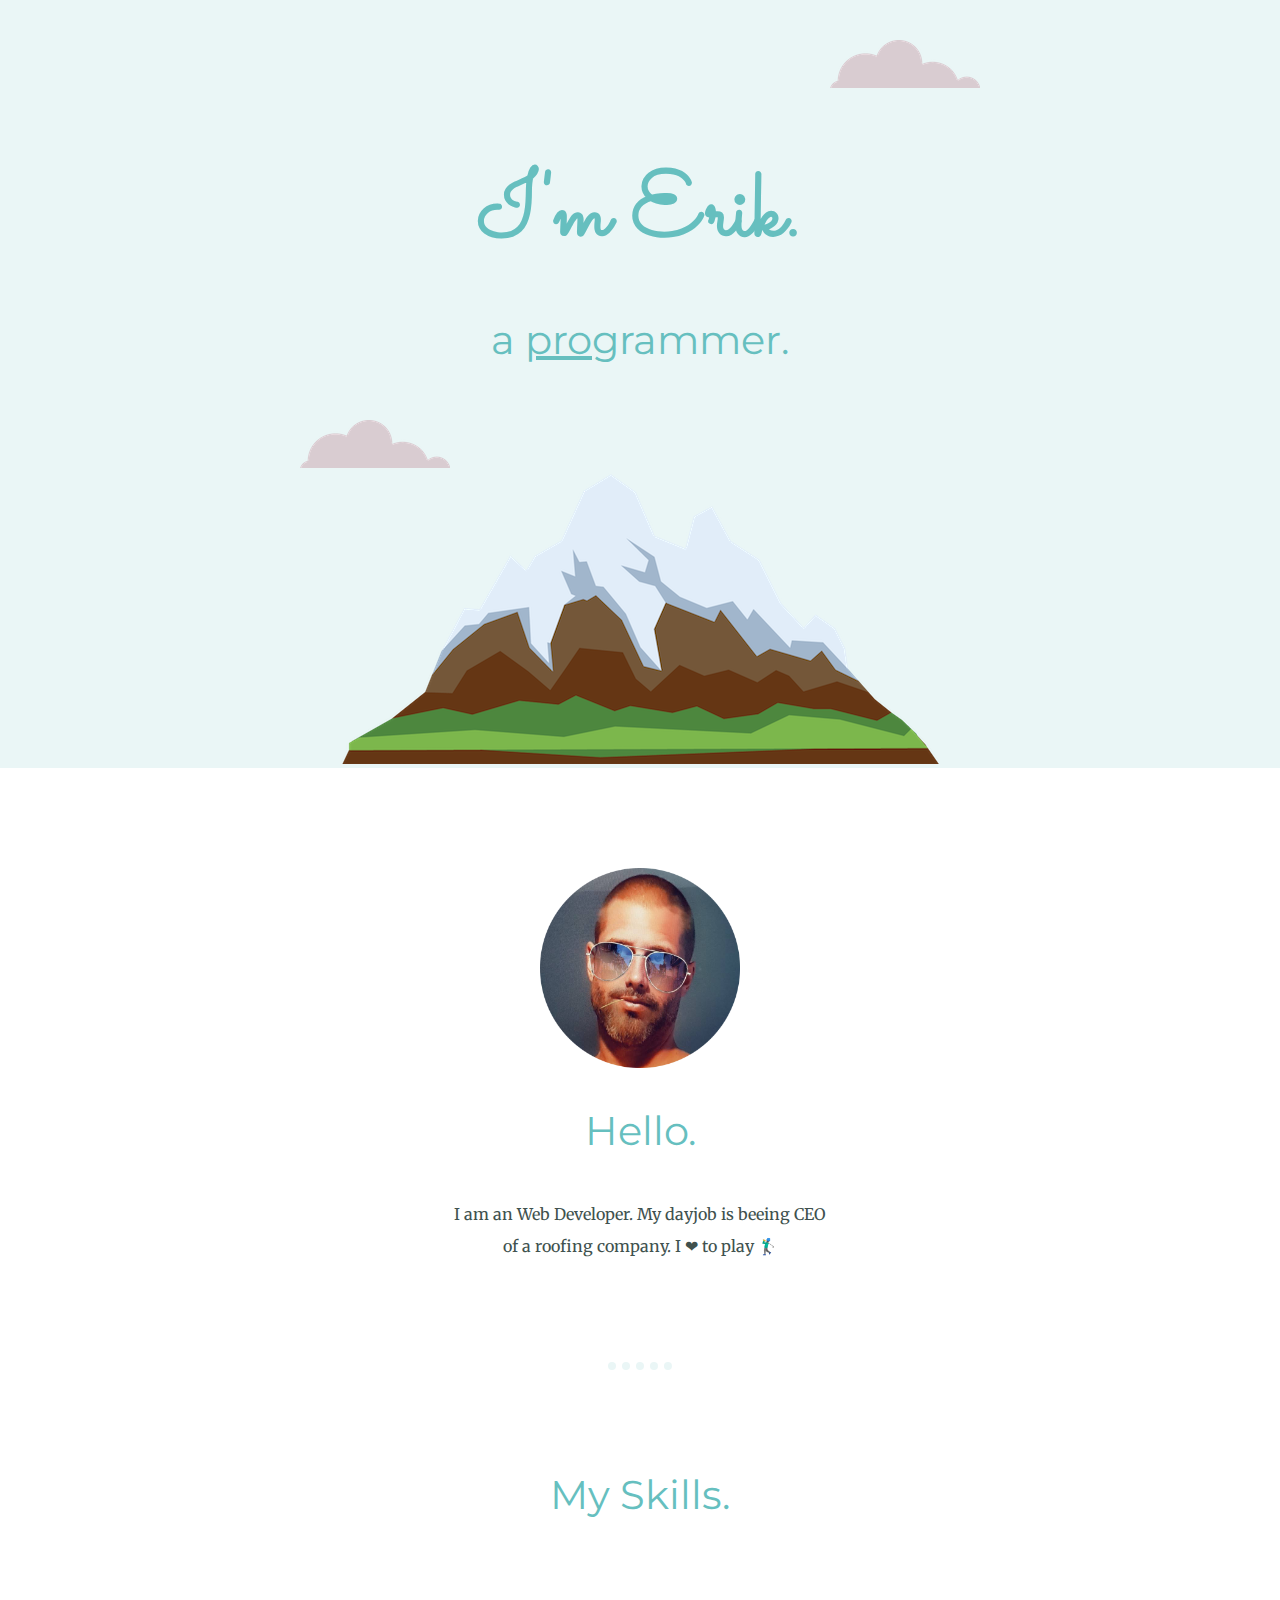
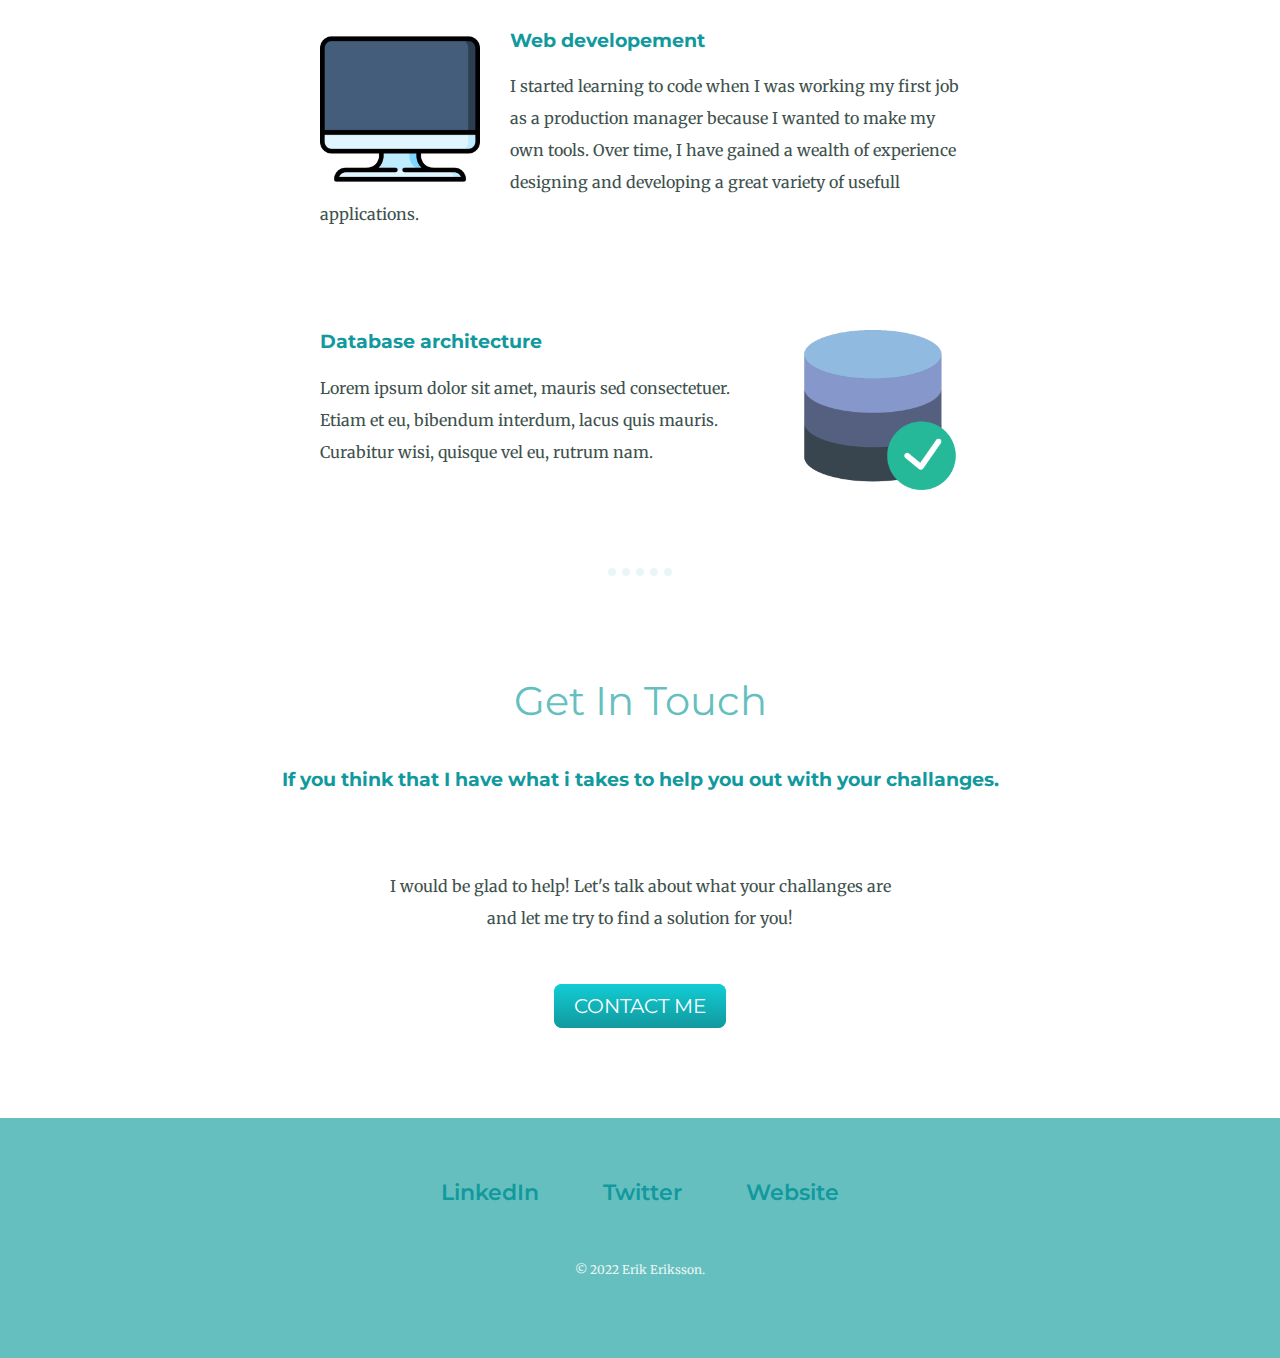
<file: index.html>
<!DOCTYPE html>
<html lang="en">
  <head>
    <meta charset="UTF-8" />
    <title>Erik Eriksson</title>
    <link rel="stylesheet" href="css/styles.css" />
    <link rel="icon" href="favicon.ico?v=2" />
    <link rel="preconnect" href="https://fonts.googleapis.com" />
    <link rel="preconnect" href="https://fonts.gstatic.com" crossorigin />
    <link
      href="https://fonts.googleapis.com/css2?family=Merriweather&family=Montserrat&family=Sacramento&display=swap"
      rel="stylesheet"
    />
  </head>
  <body>
    <div class="top-container">
      <img class="top-cloud" src="images/cloud.png" alt="cloud-img" />
      <h1>I'm Erik.</h1>
      <h2>a <span class="pro">pro</span>grammer.</h2>
      <img class="bottom-cloud" src="images/cloud.png" alt="cloud-img" />
      <img src="images/mountain.png" alt="mountain-img" />
    </div>
    <div class="middle-container">
      <div class="profile">
        <img class="profile-img" src="images/erik.png" alt="profile-img" />
        <h2>Hello.</h2>
        <p class="intro">
          I am an Web Developer. My dayjob is beeing CEO of a roofing company. I
          ❤ to play 🏌️‍♂️
        </p>
      </div>
      <hr />
      <div class="skills">
        <h2>My Skills.</h2>
        <div class="skill-row">
          <img class="computer-img" src="images/computer-screen.png" alt="" />
          <h3>Web developement</h3>
          <p>
            I started learning to code when I was working my first job as a
            production manager because I wanted to make my own tools. Over time,
            I have gained a wealth of experience designing and developing a
            great variety of usefull applications.
          </p>
        </div>
        <div class="skill-row">
          <img class="db-img" src="images/database.png" alt="" />
          <h3>Database architecture</h3>
          <p>
            Lorem ipsum dolor sit amet, mauris sed consectetuer. Etiam et eu,
            bibendum interdum, lacus quis mauris. Curabitur wisi, quisque vel
            eu, rutrum nam.
          </p>
        </div>
      </div>
      <hr />
      <div class="contact-me">
        <h2>Get In Touch</h2>
        <h3>
          If you think that I have what i takes to help you out with your
          challanges.
        </h3>
        <br />
        <p class="contact-message">
          I would be glad to help! Let's talk about what your challanges are and
          let me try to find a solution for you!
        </p>
        <a class="btn" href="mailto:mr.erik.eriksson@gmail.com">CONTACT ME</a>
      </div>
    </div>

    <div class="bottom-container">
      <a class="footer-link" href="https://www.linkedin.com/">LinkedIn</a>
      <a class="footer-link" href="https://twitter.com/">Twitter</a>
      <a class="footer-link" href="https://www.appbrewery.co/">Website</a>
      <p class="copy-text">© 2022 Erik Eriksson.</p>
    </div>
  </body>
</html>
</file>
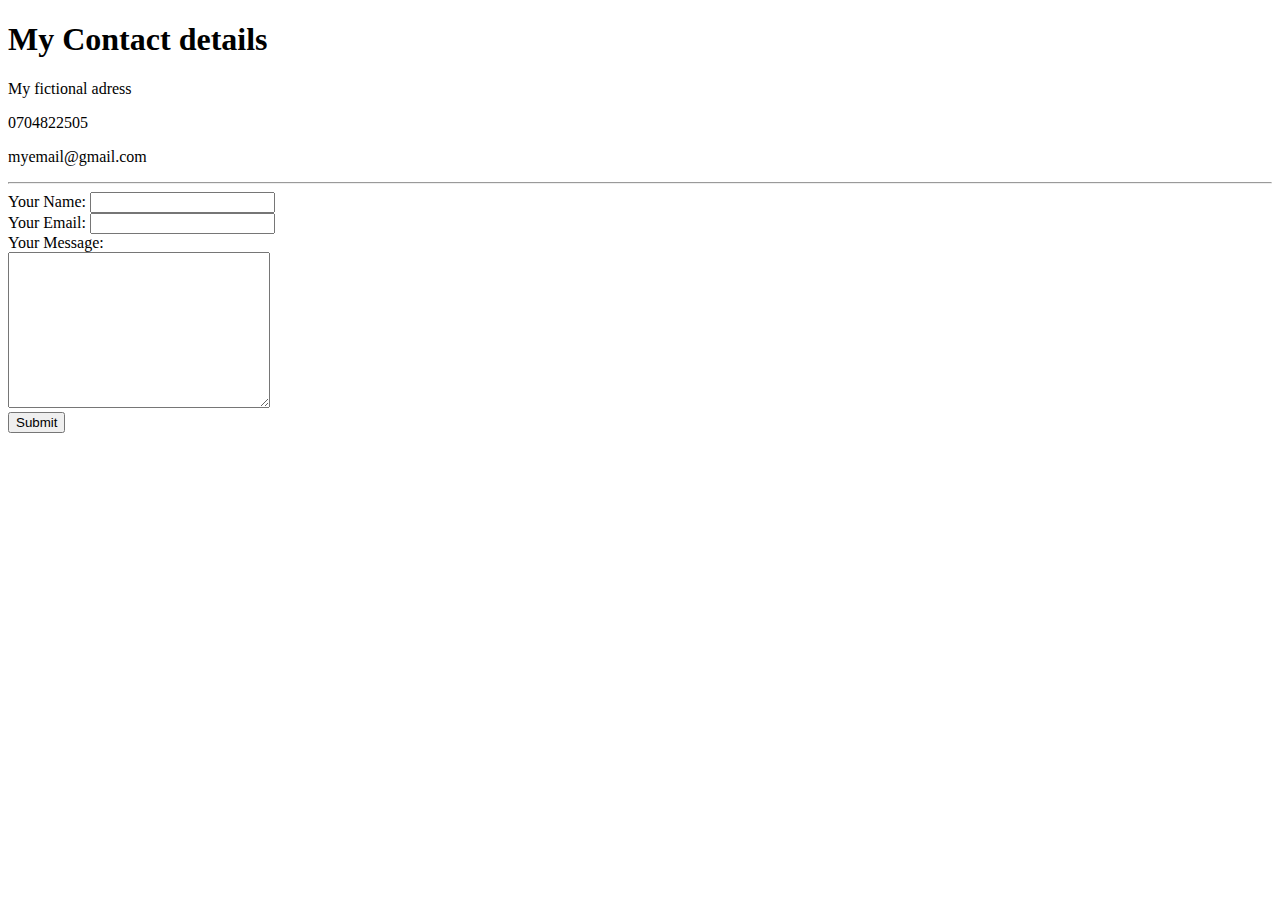
<file: contact.html>
<!DOCTYPE html>
<html>
<head>
    <meta charset="UTF-8">
    <title>Contact Me</title>
</head>
<body>
    <H1>My Contact details</H1>
    <p>My fictional adress</p>
    <p>0704822505</p>
    <p>myemail@gmail.com</p>
    <hr>
    <form action="mailto:info@taklaggarna.nu" method="post" enctype="text/plain">
        <label>Your Name:</label>
        <input name="YourName" type="text"><br>
        <label for="">Your Email:</label>
        <input name="YourEmail" type="email"><br>
        <label for="">Your Message:</label><br>
        <textarea name="YourMessage" cols="30" rows="10"></textarea><br>  
        <input type="submit">
    </form>
</body>
</html>
</file>
<file: css/styles.css>
body {
  color: #40514e;
  margin: 0;
  text-align: center;
  font-family: 'Merriweather', serif;
}

h1 {
  margin: 50px auto 0 auto;
  font-size: 5.625rem;
  font-family: 'Sacramento', cursive;
  color: #66bfbf;
}

h2 {
  font-size: 2.5rem;
  font-family: 'Montserrat', sans-serif;
  color: #66bfbf;
  font-weight: normal;
  padding-bottom: 10px;
}

h3 {
  font-family: 'Montserrat', sans-serif;
  color: #11999e;
}

a {
  font-family: 'Montserrat', sans-serif;
  color: #11999e;
  text-decoration: none;
}

a:hover{
  color: #eaf6f6;
}

p {
  line-height: 2;
}

hr {
  border-style: none;
  border-top: 8px dotted #eaf6f6;
  width: 5%;
  margin: 100px auto;
}

.top-container {
  background-color: #eaf6f6;
  position: relative;
  padding-top: 100px;
}

.middle-container {
  margin: 100px 0;
}

.skill-row {
  width: 50%;
  margin: 100px auto;
  text-align: left;
}

.computer-img {
  width: 25%;
  float: left;
  margin-right: 30px;
}

.db-img {
  width: 25%;
  float: right;
  margin-left: 30px;
}

.pro {
  text-decoration: underline;
}

.intro {
  width: 30%;
  margin: auto;
}

.top-cloud {
  position: absolute;
  right: 300px;
  top: 40px;
}
.bottom-cloud {
  position: absolute;
  left: 300px;
  bottom: 300px;
}

.profile-img {
  width: 200px;
}

.contact-message {
  width: 40%;
  margin: 40px auto 60px;
}

.btn {
  background: #11cdd4;
  background-image: -webkit-linear-gradient(top, #11cdd4, #11999e);
  background-image: -moz-linear-gradient(top, #11cdd4, #11999e);
  background-image: -ms-linear-gradient(top, #11cdd4, #11999e);
  background-image: -o-linear-gradient(top, #11cdd4, #11999e);
  background-image: linear-gradient(to bottom, #11cdd4, #11999e);
  -webkit-border-radius: 8;
  -moz-border-radius: 8;
  border-radius: 8px;
  font-family: 'Montserrat', sans-serif;
  color: #ffffff;
  font-size: 20px;
  padding: 10px 20px 10px 20px;
  text-decoration: none;
}

.btn:hover {
  background: #30e3cb;
  background-image: -webkit-linear-gradient(top, #30e3cb, #2bc4ad);
  background-image: -moz-linear-gradient(top, #30e3cb, #2bc4ad);
  background-image: -ms-linear-gradient(top, #30e3cb, #2bc4ad);
  background-image: -o-linear-gradient(top, #30e3cb, #2bc4ad);
  background-image: linear-gradient(to bottom, #30e3cb, #2bc4ad);
  text-decoration: none;
}

.bottom-container {
  background-color: #66bfbf;
  height: 180px;
  margin-top: 100px;
  padding-top: 60px;
}

.bottom-container a {
  padding: 0 30px;
  font-size: 1.4rem;
  font-weight: 600;
}

.copy-text {
  font-size: 0.75rem;
  padding-top: 40px;
  color: #eaf6f6;
}
</file>
